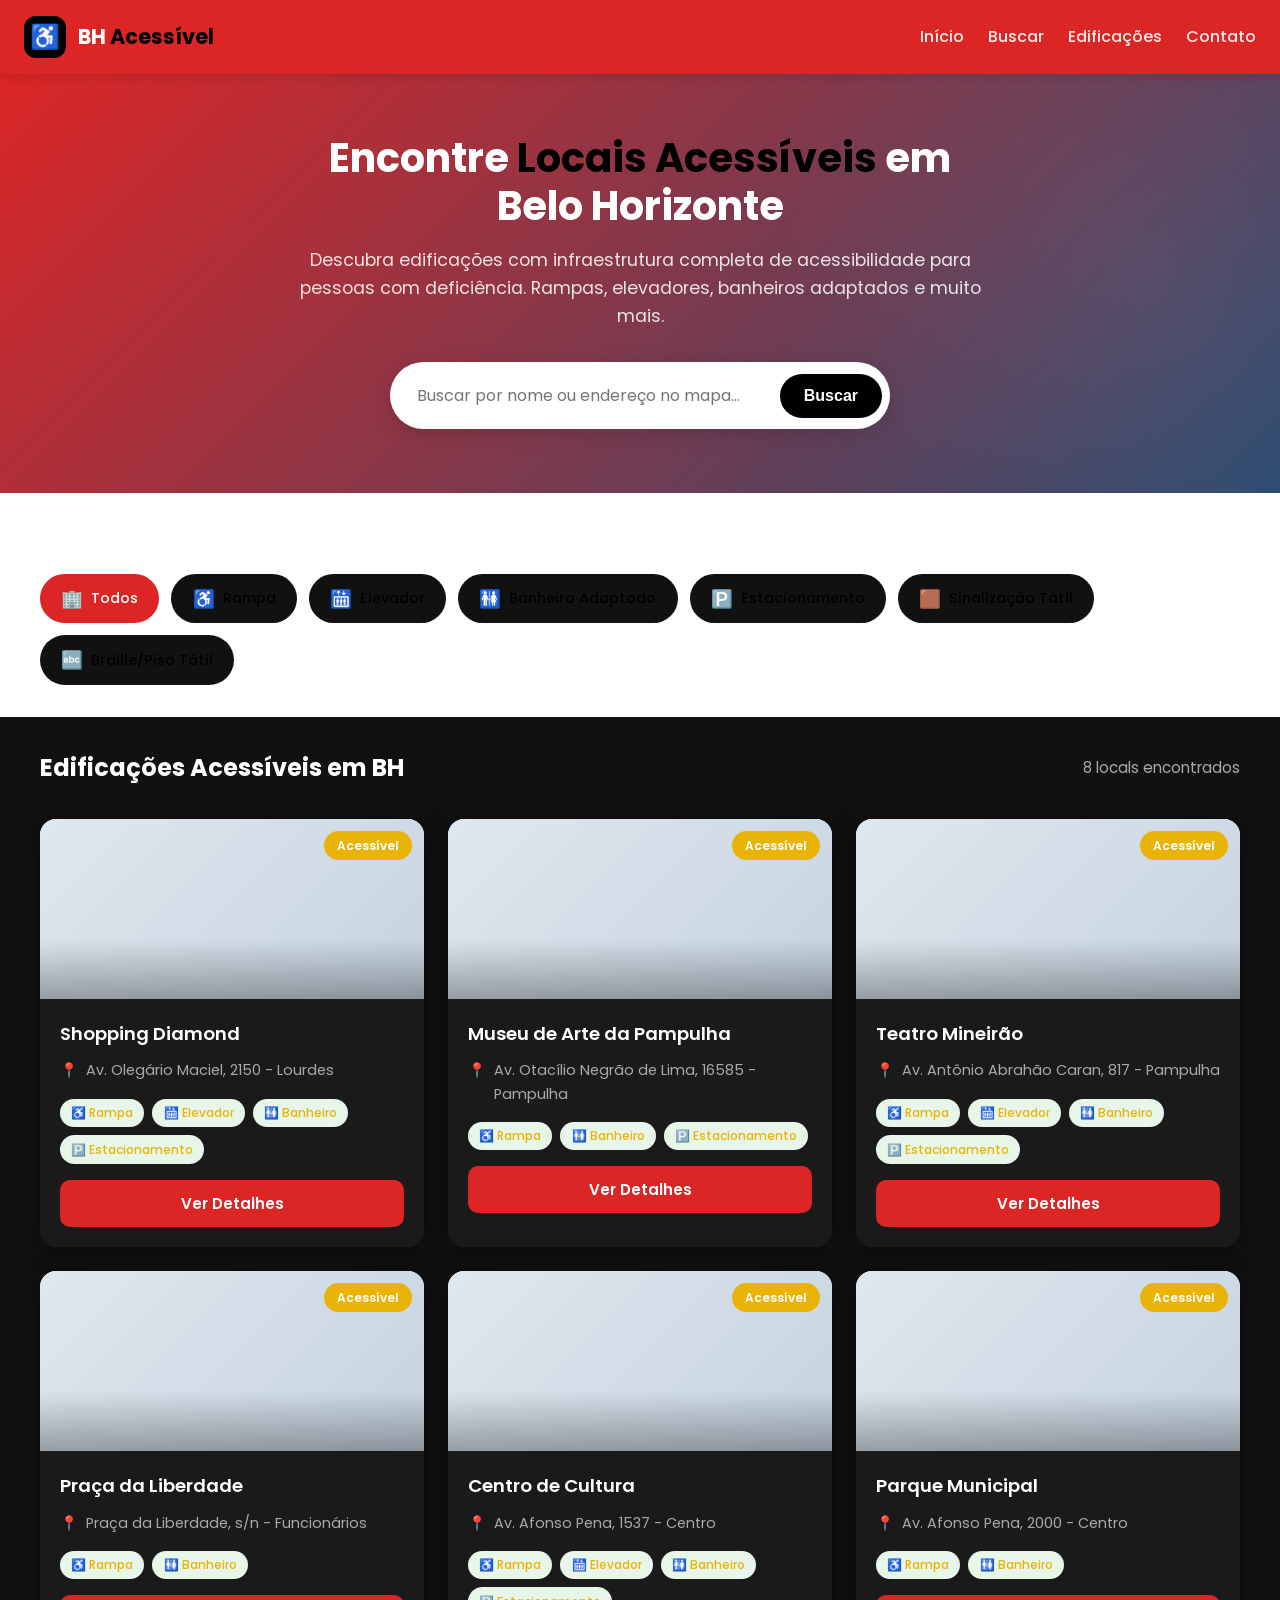
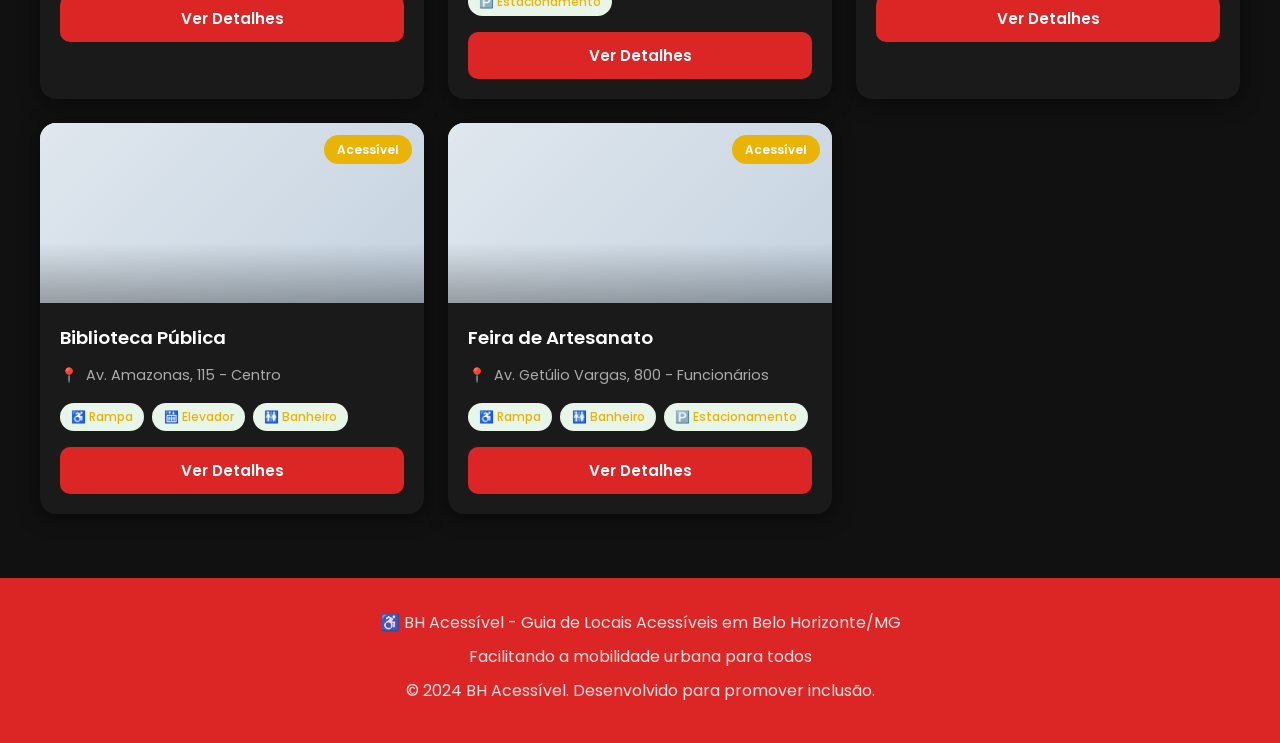
<file: projeto App ace/index.html>
<!DOCTYPE html>
<html lang="pt-BR">
<head>
    <meta charset="UTF-8">
    <meta name="viewport" content="width=device-width, initial-scale=1.0">
    <title>BH Acessível - Guia de Edificações Acessíveis em Belo Horizonte</title>
    <link rel="preconnect" href="https://fonts.googleapis.com">
    <link rel="preconnect" href="https://fonts.gstatic.com" crossorigin>
    <link href="https://fonts.googleapis.com/css2?family=Poppins:wght@400;500;600;700&family=Roboto:wght@400;500&display=swap" rel="stylesheet">
    <link rel="stylesheet" href="style.css">
</head>
<body>
    <!-- Header -->
    <header class="header">
        <div class="logo">
            <div class="logo-icon">♿</div>
            <div class="logo-text">BH <span>Acessível</span></div>
        </div>
        <button class="menu-toggle" aria-label="Menu" onclick="toggleMenu()">
            <span></span>
            <span></span>
            <span></span>
        </button>
        <nav class="nav-menu" id="navMenu">
            <a href="#home">Início</a>
            <a href="#filters">Buscar</a>
            <a href="#buildings">Edificações</a>
            <a href="#contato">Contato</a>
        </nav>
    </header>

    <!-- Hero Section -->
    <section class="hero" id="home">
        <div class="hero-content">
            <h1>Encontre <span>Locais Acessíveis</span> em Belo Horizonte</h1>
            <p>Descubra edificações com infraestrutura completa de acessibilidade para pessoas com deficiência. Rampas, elevadores, banheiros adaptados e muito mais.</p>
            <div class="search-box">
                <input type="text" id="searchInput" placeholder="Buscar por nome ou endereço no mapa...">
                <button onclick="searchBuildings()">Buscar</button>
            </div>
        </div>
    </section>

    <!-- Filters Section -->
    <section class="filters" id="filters">
        <div class="container">
            <h2>Filtrar por Recursos de Acessibilidade</h2>
            <div class="filter-buttons">
                <button class="filter-btn active" data-filter="all" onclick="filterBuildings('all')">
                    <span class="icon">🏢</span> Todos
                </button>
                <button class="filter-btn" data-filter="rampa" onclick="filterBuildings('rampa')">
                    <span class="icon">♿</span> Rampa
                </button>
                <button class="filter-btn" data-filter="elevador" onclick="filterBuildings('elevador')">
                    <span class="icon">🛗</span> Elevador
                </button>
                <button class="filter-btn" data-filter="banheiro" onclick="filterBuildings('banheiro')">
                    <span class="icon">🚻</span> Banheiro Adaptado
                </button>
                <button class="filter-btn" data-filter="estacionamento" onclick="filterBuildings('estacionamento')">
                    <span class="icon">🅿️</span> Estacionamento
                </button>
                <button class="filter-btn" data-filter="sinalizacao" onclick="filterBuildings('sinalizacao')">
                    <span class="icon">🟫</span> Sinalização Tátil
                </button>
                <button class="filter-btn" data-filter="braile" onclick="filterBuildings('braile')">
                    <span class="icon">🔤</span> Braille/Piso Tátil
                </button>
            </div>
        </div>
    </section>

    <!-- Buildings Section -->
    <section class="buildings-section" id="buildings">
        <div class="container">
            <div class="section-header">
                <h2>Edificações Acessíveis em BH</h2>
                <span class="results-count" id="resultsCount">6 locais encontrados</span>
            </div>
            <div class="buildings-grid" id="buildingsGrid">
                <!-- Cards serão inseridos via JavaScript -->
            </div>
            <div class="empty-state" id="emptyState" style="display: none;">
                <div class="icon">🔍</div>
                <h3>Nenhum resultado encontrado</h3>
                <p>Tente buscar com outros termos ou filtros</p>
            </div>
        </div>
    </section>

    <!-- Modal -->
    <div class="modal-overlay" id="modalOverlay" onclick="closeModal(event)">
        <div class="modal" onclick="event.stopPropagation()">
            <div class="modal-header">
                <h2 id="modalTitle">Nome da Edificação</h2>
                <button class="modal-close" onclick="closeModal()">✕</button>
            </div>
            <div class="modal-body">
                <div class="modal-info">
                    <div class="modal-info-item">
                        <span class="icon">📍</span>
                        <div>
                            <strong>Endereço:</strong><br>
                            <span id="modalAddress">Rua, Número - Bairro</span>
                        </div>
                    </div>
                    <div class="modal-info-item">
                        <span class="icon">🏙️</span>
                        <div>
                            <strong>Bairro:</strong><br>
                            <span id="modalNeighborhood">Bairro</span>
                        </div>
                    </div>
                    <div class="modal-info-item">
                        <span class="icon">📱</span>
                        <div>
                            <strong>Contato:</strong><br>
                            <span id="modalPhone">(31) 99999-9999</span>
                        </div>
                    </div>
                </div>
                <div class="modal-features">
                    <h3>Recursos de Acessibilidade</h3>
                    <div class="features-grid" id="modalFeatures">
                        <!-- Features serão inseridas via JavaScript -->
                    </div>
                </div>
                <a href="#" target="_blank" rel="noopener" class="modal-map-link" id="modalMapLink">
                    <span>📍</span> Ver no Google Maps
                </a>
            </div>
        </div>
    </div>

    <!-- Footer -->
    <footer class="footer" id="contato">
        <div class="container">
            <p>♿ BH Acessível - Guia de Locais Acessíveis em Belo Horizonte/MG</p>
            <p>Facilitando a mobilidade urbana para todos</p>
            <p>© 2024 BH Acessível. Desenvolvido para promover inclusão.</p>
        </div>
    </footer>

    <script src="script.js"></script>
</body>
</html>
</file>
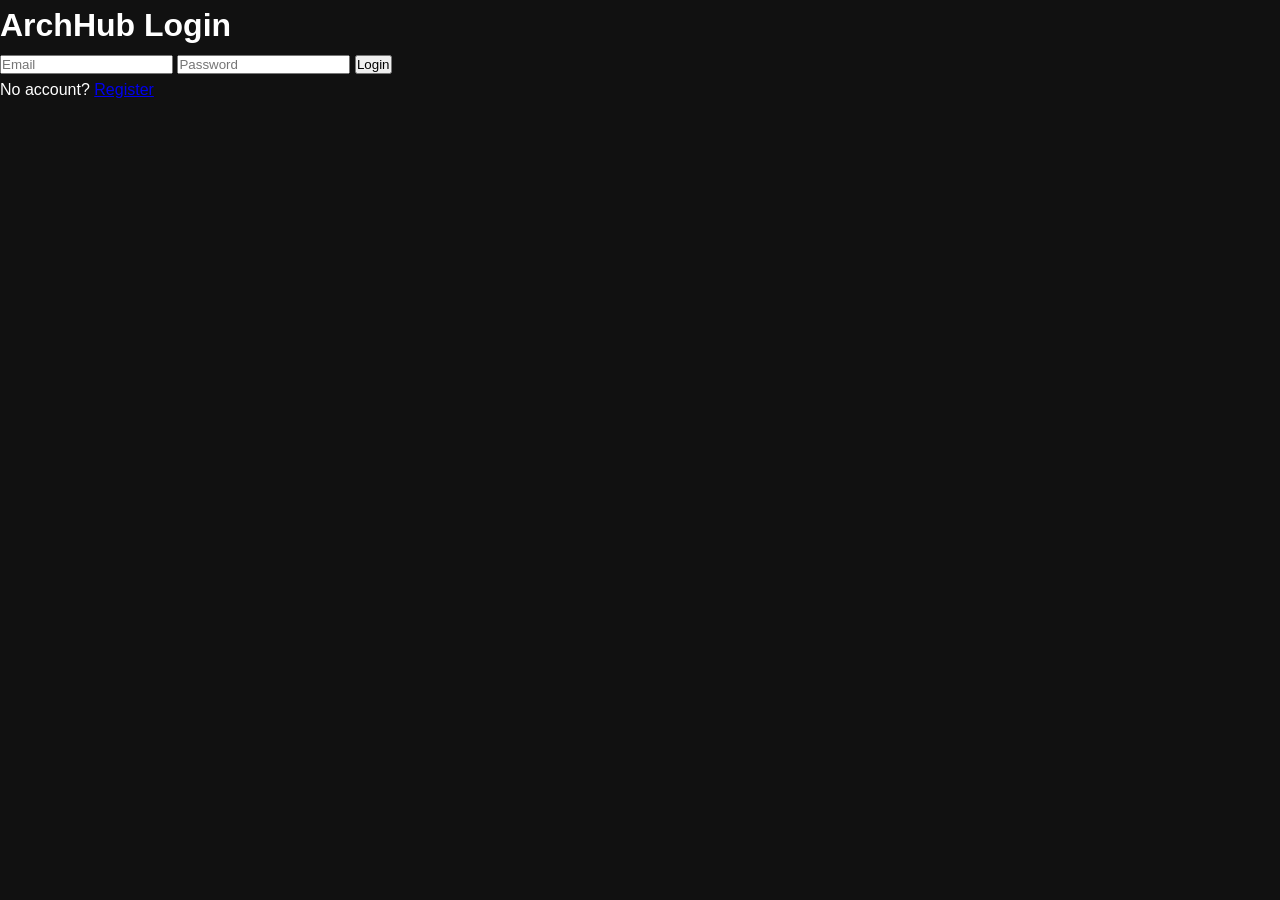
<file: projeto App ace/login.html>
<!DOCTYPE html>
<html>
<head>
    <title>ArchHub Login</title>
    <link rel="stylesheet" href="style.css">
</head>
<body>
    <div class="login-container">
        <h1>ArchHub Login</h1>
        <form id="loginForm">
            <input type="email" id="loginEmail" placeholder="Email" required>
            <input type="password" id="loginPw" placeholder="Password" required>
            <button type="submit">Login</button>
        </form>
        <p>No account? <a href="register.html">Register</a></p>
    </div>
    <script>
        document.getElementById('loginForm').addEventListener('submit', async (e) => {
            e.preventDefault();
            const email = document.getElementById('loginEmail').value;
            const pw = document.getElementById('loginPw').value;
            const res = await fetch('http://localhost:5000/api/auth/login', {
                method: 'POST',
                headers: {'Content-Type': 'application/json'},
                body: JSON.stringify({email, password: pw})
            });
            const data = await res.json();
            if (res.ok) {
                localStorage.setItem('token', data.token);
                window.location = 'index.html';
            } else {
                alert(data.message || 'Login failed');
            }
        });
    </script>
</body>
</html>
</file>
<file: projeto App ace/style.css>
:root {
    --primary: #dc2626; /* Red */
    --secondary: #eab308; /* Yellow */
    --accent: #000; /* Black */
    --background: #111;
    --card-bg: #1a1a1a;
    --text-primary: #fff;
    --text-secondary: #aaa;
    --shadow: 0 4px 20px rgba(0,0,0,0.5);
    --shadow-hover: 0 8px 30px rgba(220,38,38,0.3);
    --transition: all 0.3s cubic-bezier(0.4, 0, 0.2, 1);
}

* {
    margin: 0;
    padding: 0;
    box-sizing: border-box;
}

body {
    font-family: 'Poppins', 'Roboto', sans-serif;
    background-color: var(--background);
    color: var(--text-primary);
    line-height: 1.6;
    overflow-x: hidden;
}

/* Header */
.header {
    background: var(--primary);
    padding: 1rem 1.5rem;
    position: fixed;
    top: 0;
    left: 0;
    right: 0;
    z-index: 1000;
    display: flex;
    justify-content: space-between;
    align-items: center;
    box-shadow: 0 2px 10px rgba(0, 0, 0, 0.15);
}

.logo {
    display: flex;
    align-items: center;
    gap: 0.75rem;
}

.logo-icon {
    width: 42px;
    height: 42px;
    background: var(--accent);
    border-radius: 12px;
    display: flex;
    align-items: center;
    justify-content: center;
    font-size: 1.5rem;
    color: var(--primary);
}

.logo-text {
    color: white;
    font-size: 1.3rem;
    font-weight: 700;
}

.logo-text span {
    color: var(--accent);
}

.menu-toggle {
    display: none;
    background: none;
    border: none;
    cursor: pointer;
    padding: 0.5rem;
}

.menu-toggle span {
    display: block;
    width: 25px;
    height: 3px;
    background: white;
    margin: 5px 0;
    border-radius: 2px;
    transition: var(--transition);
}

.nav-menu {
    display: flex;
    gap: 1.5rem;
}

.nav-menu a {
    color: rgba(255, 255, 255, 0.9);
    text-decoration: none;
    font-weight: 500;
    transition: var(--transition);
    position: relative;
}

.nav-menu a:hover {
    color: var(--accent);
}

.nav-menu a::after {
    content: '';
    position: absolute;
    bottom: -4px;
    left: 0;
    width: 0;
    height: 2px;
    background: var(--accent);
    transition: var(--transition);
}

.nav-menu a:hover::after {
    width: 100%;
}

/* Hero Section */
.hero {
    margin-top: 70px;
    background: linear-gradient(135deg, var(--primary) 0%, #2a4a6f 100%);
    padding: 4rem 1.5rem;
    text-align: center;
    position: relative;
    overflow: hidden;
}

.hero::before {
    content: '';
    position: absolute;
    top: -50%;
    right: -20%;
    width: 60%;
    height: 200%;
    background: radial-gradient(ellipse, rgba(255,255,255,0.05) 0%, transparent 70%);
    transform: rotate(15deg);
}

.hero-content {
    max-width: 700px;
    margin: 0 auto;
    position: relative;
    z-index: 1;
}

.hero h1 {
    color: white;
    font-size: 2.5rem;
    font-weight: 700;
    margin-bottom: 1rem;
    line-height: 1.2;
}

.hero h1 span {
    color: var(--accent);
}

.hero p {
    color: rgba(255, 255, 255, 0.85);
    font-size: 1.1rem;
    margin-bottom: 2rem;
}

.search-box {
    background: white;
    border-radius: 50px;
    padding: 0.5rem;
    display: flex;
    align-items: center;
    box-shadow: 0 4px 20px rgba(0, 0, 0, 0.15);
    max-width: 500px;
    margin: 0 auto;
}

.search-box input {
    flex: 1;
    border: none;
    padding: 0.8rem 1.2rem;
    font-size: 1rem;
    font-family: inherit;
    outline: none;
    border-radius: 50px;
}

.search-box button {
    background: var(--accent);
    color: white;
    border: none;
    padding: 0.8rem 1.5rem;
    border-radius: 50px;
    cursor: pointer;
    font-weight: 600;
    font-size: 1rem;
    transition: var(--transition);
}

.search-box button:hover {
    background: #e68200;
    transform: scale(1.02);
}

/* Filters Section */
.filters {
    padding: 2rem 1.5rem;
    background: white;
    box-shadow: 0 2px 10px rgba(0, 0, 0, 0.05);
}

.container {
    max-width: 1200px;
    margin: 0 auto;
}

.filters h2 {
    font-size: 1.3rem;
    margin-bottom: 1rem;
    color: var(--text-primary);
}

.filter-buttons {
    display: flex;
    flex-wrap: wrap;
    gap: 0.75rem;
}

.filter-btn {
    background: var(--background);
    border: 2px solid transparent;
    padding: 0.6rem 1.2rem;
    border-radius: 25px;
    cursor: pointer;
    font-family: inherit;
    font-size: 0.9rem;
    font-weight: 500;
    transition: var(--transition);
    display: flex;
    align-items: center;
    gap: 0.5rem;
}

.filter-btn:hover {
    background: #e8eef4;
    border-color: var(--primary);
}

.filter-btn.active {
    background: var(--primary);
    color: white;
    border-color: var(--primary);
}

.filter-btn .icon {
    font-size: 1.1rem;
}

/* Buildings Grid */
.buildings-section {
    padding: 2rem 1.5rem 4rem;
}

.section-header {
    display: flex;
    justify-content: space-between;
    align-items: center;
    margin-bottom: 2rem;
    flex-wrap: wrap;
    gap: 1rem;
}

.section-header h2 {
    font-size: 1.5rem;
    color: var(--text-primary);
}

.results-count {
    color: var(--text-secondary);
    font-size: 0.95rem;
}

.buildings-grid {
    display: grid;
    grid-template-columns: repeat(auto-fill, minmax(300px, 1fr));
    gap: 1.5rem;
}

.building-card {
    background: var(--card-bg);
    border-radius: 16px;
    overflow: hidden;
    box-shadow: var(--shadow);
    transition: var(--transition);
    cursor: pointer;
    animation: fadeInUp 0.5s ease forwards;
    opacity: 0;
}

.building-card:hover {
    transform: translateY(-5px);
    box-shadow: var(--shadow-hover);
}

@keyframes fadeInUp {
    from {
        opacity: 0;
        transform: translateY(20px);
    }
    to {
        opacity: 1;
        transform: translateY(0);
    }
}

.card-image {
    height: 180px;
    background: linear-gradient(135deg, #e0e7ee 0%, #c5d3e0 100%);
    display: flex;
    align-items: center;
    justify-content: center;
    font-size: 4rem;
    position: relative;
    overflow: hidden;
}

.card-image::before {
    content: '';
    position: absolute;
    top: 0;
    left: 0;
    right: 0;
    bottom: 0;
    background: linear-gradient(135deg, #e0e7ee 0%, #c5d3e0 100%);
    z-index: 0;
}

.card-image img {
    width: 100%;
    height: 100%;
    object-fit: cover;
    position: absolute;
    top: 0;
    left: 0;
    z-index: 1;
}

.card-image::after {
    content: '';
    position: absolute;
    bottom: 0;
    left: 0;
    right: 0;
    height: 60px;
    background: linear-gradient(transparent, rgba(0,0,0,0.3));
    z-index: 1;
}

.card-badge {
    position: absolute;
    top: 12px;
    right: 12px;
    background: var(--secondary);
    color: white;
    padding: 0.3rem 0.8rem;
    border-radius: 20px;
    font-size: 0.75rem;
    font-weight: 600;
    z-index: 2;
}

.card-content {
    padding: 1.25rem;
}

.card-content h3 {
    font-size: 1.15rem;
    font-weight: 600;
    margin-bottom: 0.5rem;
    color: var(--text-primary);
}

.card-address {
    color: var(--text-secondary);
    font-size: 0.9rem;
    margin-bottom: 1rem;
    display: flex;
    align-items: flex-start;
    gap: 0.5rem;
}

.card-address span {
    margin-top: 3px;
}

.accessibility-tags {
    display: flex;
    flex-wrap: wrap;
    gap: 0.5rem;
    margin-bottom: 1rem;
}

.access-tag {
    background: #e8f5e9;
    color: var(--secondary);
    padding: 0.3rem 0.7rem;
    border-radius: 15px;
    font-size: 0.75rem;
    font-weight: 500;
    display: flex;
    align-items: center;
    gap: 0.3rem;
}

.view-btn {
    width: 100%;
    background: var(--primary);
    color: white;
    border: none;
    padding: 0.75rem;
    border-radius: 10px;
    cursor: pointer;
    font-family: inherit;
    font-weight: 600;
    font-size: 0.95rem;
    transition: var(--transition);
}

.view-btn:hover {
    background: #152d4a;
}

/* Empty State */
.empty-state {
    text-align: center;
    padding: 4rem 2rem;
    color: var(--text-secondary);
}

.empty-state .icon {
    font-size: 4rem;
    margin-bottom: 1rem;
}

.empty-state h3 {
    font-size: 1.3rem;
    margin-bottom: 0.5rem;
    color: var(--text-primary);
}

/* Modal */
.modal-overlay {
    position: fixed;
    top: 0;
    left: 0;
    right: 0;
    bottom: 0;
    background: rgba(0, 0, 0, 0.6);
    display: flex;
    align-items: center;
    justify-content: center;
    z-index: 2000;
    opacity: 0;
    visibility: hidden;
    transition: var(--transition);
    padding: 1rem;
}

.modal-overlay.active {
    opacity: 1;
    visibility: visible;
}

.modal {
    background: white;
    border-radius: 20px;
    max-width: 600px;
    width: 100%;
    max-height: 90vh;
    overflow-y: auto;
    transform: scale(0.9) translateY(20px);
    transition: var(--transition);
}

.modal-overlay.active .modal {
    transform: scale(1) translateY(0);
}

.modal-header {
    background: var(--primary);
    padding: 1.5rem;
    position: relative;
}

.modal-close {
    position: absolute;
    top: 1rem;
    right: 1rem;
    background: rgba(255, 255, 255, 0.2);
    border: none;
    color: white;
    width: 36px;
    height: 36px;
    border-radius: 50%;
    cursor: pointer;
    font-size: 1.2rem;
    transition: var(--transition);
}

.modal-close:hover {
    background: rgba(255, 255, 255, 0.3);
}

.modal-header h2 {
    color: white;
    font-size: 1.5rem;
    padding-right: 2rem;
}

.modal-body {
    padding: 1.5rem;
}

.modal-info {
    margin-bottom: 1.5rem;
}

.modal-info-item {
    display: flex;
    align-items: flex-start;
    gap: 0.75rem;
    margin-bottom: 1rem;
    color: var(--text-secondary);
}

.modal-info-item .icon {
    color: var(--primary);
    font-size: 1.2rem;
    margin-top: 2px;
}

.modal-info-item strong {
    color: var(--text-primary);
}

.modal-features h3 {
    font-size: 1.1rem;
    margin-bottom: 1rem;
    color: var(--text-primary);
}

.features-grid {
    display: grid;
    grid-template-columns: repeat(2, 1fr);
    gap: 0.75rem;
}

.feature-item {
    background: #f8f9fa;
    padding: 0.75rem;
    border-radius: 10px;
    display: flex;
    align-items: center;
    gap: 0.5rem;
    font-size: 0.9rem;
}

.feature-item.available {
    background: #e8f5e9;
    color: var(--secondary);
}

.feature-item .check {
    color: var(--secondary);
}

.modal-map-link {
    display: inline-flex;
    align-items: center;
    gap: 0.5rem;
    background: var(--accent);
    color: white;
    padding: 0.8rem 1.5rem;
    border-radius: 10px;
    text-decoration: none;
    font-weight: 600;
    margin-top: 1.5rem;
    transition: var(--transition);
}

.modal-map-link:hover {
    background: #e68200;
    transform: translateY(-2px);
}

/* Footer */
.footer {
    background: var(--primary);
    color: white;
    padding: 2rem 1.5rem;
    text-align: center;
}

.footer p {
    opacity: 0.85;
    margin-bottom: 0.5rem;
}

.footer a {
    color: var(--accent);
    text-decoration: none;
}

/* Mobile Styles */
@media (max-width: 768px) {
    .header {
        padding: 0.8rem 1rem;
    }

    .logo-text {
        font-size: 1.1rem;
    }

    .logo-icon {
        width: 36px;
        height: 36px;
        font-size: 1.2rem;
    }

    .menu-toggle {
        display: block;
    }

    .nav-menu {
        position: absolute;
        top: 100%;
        left: 0;
        right: 0;
        background: var(--primary);
        flex-direction: column;
        padding: 1rem;
        gap: 0;
        transform: translateY(-10px);
        opacity: 0;
        visibility: hidden;
        transition: var(--transition);
    }

    .nav-menu.active {
        transform: translateY(0);
        opacity: 1;
        visibility: visible;
    }

    .nav-menu a {
        padding: 0.8rem 0;
        border-bottom: 1px solid rgba(255, 255, 255, 0.1);
    }

    .hero {
        padding: 3rem 1rem;
    }

    .hero h1 {
        font-size: 1.8rem;
    }

    .hero p {
        font-size: 1rem;
    }

    .search-box {
        flex-direction: column;
        border-radius: 20px;
        padding: 0.75rem;
    }

    .search-box input {
        width: 100%;
        text-align: center;
        margin-bottom: 0.5rem;
    }

    .search-box button {
        width: 100%;
    }

    .filters {
        padding: 1.5rem 1rem;
    }

    .filter-btn {
        padding: 0.5rem 1rem;
        font-size: 0.85rem;
    }

    .buildings-section {
        padding: 1.5rem 1rem 3rem;
    }

    .buildings-grid {
        grid-template-columns: 1fr;
    }

    .features-grid {
        grid-template-columns: 1fr;
    }

    .modal {
        margin: 0.5rem;
        border-radius: 15px;
    }
}

/* Animations */
.building-card:nth-child(1) { animation-delay: 0.1s; }
.building-card:nth-child(2) { animation-delay: 0.15s; }
.building-card:nth-child(3) { animation-delay: 0.2s; }
.building-card:nth-child(4) { animation-delay: 0.25s; }
.building-card:nth-child(5) { animation-delay: 0.3s; }
.building-card:nth-child(6) { animation-delay: 0.35s; }

/* Scrollbar */
::-webkit-scrollbar {
    width: 8px;
}

::-webkit-scrollbar-track {
    background: var(--background);
}

::-webkit-scrollbar-thumb {
    background: var(--primary);
    border-radius: 4px;
}

::-webkit-scrollbar-thumb:hover {
    background: #152d4a;
}

/* Loading Spinner */
.loading {
    display: flex;
    flex-direction: column;
    align-items: center;
    justify-content: center;
    padding: 3rem;
    grid-column: 1 / -1;
}

.loading p {
    color: var(--text-secondary);
    margin-top: 1rem;
    font-size: 1rem;
}

.spinner {
    width: 50px;
    height: 50px;
    border: 4px solid var(--background);
    border-top: 4px solid var(--primary);
    border-radius: 50%;
    animation: spin 1s linear infinite;
}

@keyframes spin {
    0% { transform: rotate(0deg); }
    100% { transform: rotate(360deg); }
}

/* Pagination Styles */
.pagination {
    display: flex;
    justify-content: center;
    align-items: center;
    gap: 0.5rem;
    margin-top: 2rem;
    padding: 1rem;
    flex-wrap: wrap;
}

.page-btn {
    background: var(--primary);
    color: white;
    border: none;
    padding: 0.6rem 1rem;
    border-radius: 8px;
    cursor: pointer;
    font-family: inherit;
    font-size: 0.9rem;
    transition: var(--transition);
}

.page-btn:hover:not(:disabled) {
    background: #152d4a;
}

.page-btn:disabled {
    background: #ccc;
    cursor: not-allowed;
    opacity: 0.6;
}

.page-numbers {
    display: flex;
    gap: 0.3rem;
}

.page-number {
    background: var(--background);
    color: var(--text-primary);
    border: 2px solid transparent;
    width: 40px;
    height: 40px;
    border-radius: 8px;
    cursor: pointer;
    font-family: inherit;
    font-size: 0.9rem;
    font-weight: 500;
    transition: var(--transition);
}

.page-number:hover {
    border-color: var(--primary);
    background: #e8eef4;
}

.page-number.active {
    background: var(--primary);
    color: white;
    border-color: var(--primary);
}
</file>
